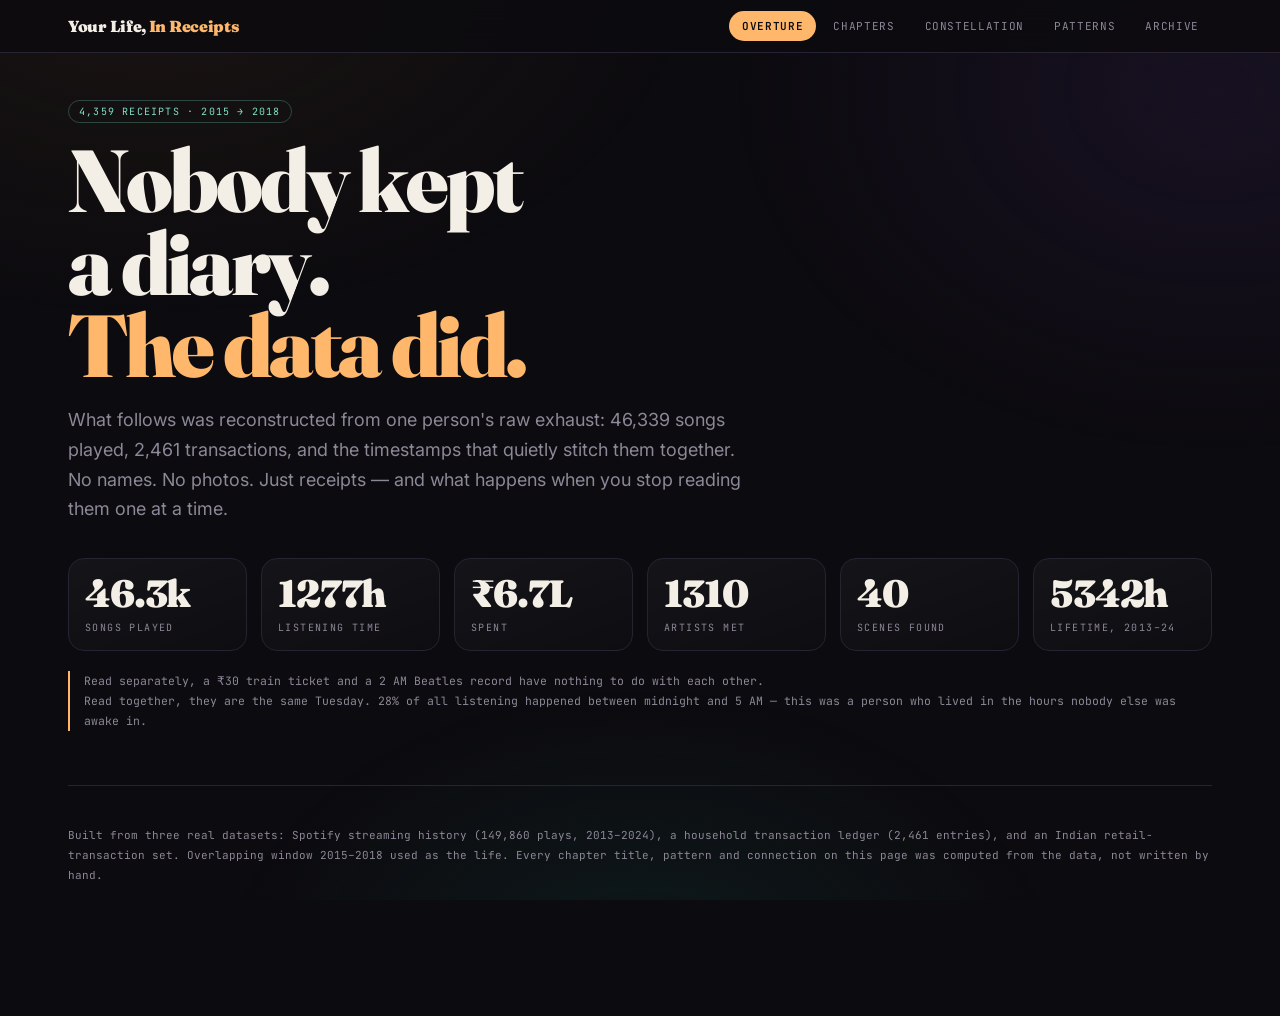
<file: index.html>
<!DOCTYPE html>
<html lang="en"><head>
<meta charset="utf-8"><meta name="viewport" content="width=device-width, initial-scale=1, viewport-fit=cover">
<title>Your Life, In Receipts</title>
<link rel="preconnect" href="https://fonts.googleapis.com"><link rel="preconnect" href="https://fonts.gstatic.com" crossorigin>
<link href="https://fonts.googleapis.com/css2?family=Fraunces:opsz,wght@9..144,400;9..144,600;9..144,900&family=JetBrains+Mono:wght@400;600&family=Inter:wght@400;500;700&display=swap" rel="stylesheet">
<link rel="stylesheet" href="app.css"></head><body>
<a class="skip" href="#v-open">Skip to content</a>
<nav><div class="nav-in">
<div class="brand">Your Life, <em>In Receipts</em></div>
<div class="tabs" id="tabs"></div>
</div></nav>
<div class="wrap">

<section id="v-open">
  <div class="pill">4,359 receipts · 2015 → 2018</div>
  <h1>Nobody kept<br>a diary.<span>The data did.</span></h1>
  <p class="lede">What follows was reconstructed from one person's raw exhaust: 46,339 songs played, 2,461 transactions, and the timestamps that quietly stitch them together. No names. No photos. Just receipts — and what happens when you stop reading them one at a time.</p>
  <div class="grid stats" id="stats"></div>
  <div class="note" id="thesis"></div>
</section>

<section id="v-chapters" class="hide">
  <p class="kicker">Act I — Who were they, and when?</p>
  <h2>Eight chapters, written by nobody</h2>
  <p class="lede">The data was split into six-month eras, then each era was read for its own signature: what was played, what was bought, what was new. Pick one.</p>
  <div class="grid chaps" id="chaps" style="margin-top:26px"></div>
  <div id="chapDetail" style="margin-top:22px"></div>
</section>

<section id="v-web" class="hide">
  <p class="kicker">Act II — What was connected?</p>
  <h2>The constellation</h2>
  <p class="lede">A day where three or more different kinds of receipt appear is rarely a coincidence — it's a scene. 40 of them were scored and ranked. Tap a day to see its moments pulled into orbit; tap any node to read it.</p>
  <div class="ctr" id="webMode"></div>
  <div class="mrow" style="margin-top:6px">
    <div class="stage">
      <svg class="web" id="svg" role="img" aria-label="Interactive constellation of one day's receipts" viewBox="0 0 520 430" preserveAspectRatio="xMidYMid meet"></svg>
      <div class="tipbox" id="tip"><div class="t1">Hover or tap a node</div><div class="t2">Nothing selected</div><div class="t3">Each ring is one receipt from that day. Lines mean they happened within hours of each other.</div></div>
    </div>
    <div class="mlist" id="moms"></div>
  </div>
</section>

<section id="v-patterns" class="hide">
  <p class="kicker">Act III — What kept happening?</p>
  <h2>The habits underneath</h2>
  <p class="lede">Individually a receipt is noise. Stacked four years deep, it becomes a personality.</p>
  <div class="two" style="margin-top:24px">
    <div class="card"><div class="kicker" style="margin-bottom:12px">A day in 24 hours</div>
      <div class="scroll-x"><div class="clock" id="clock"></div><div class="axis" id="clockAxis"></div></div>
      <p class="note" style="border:0;padding:0;margin-top:14px" id="clockNote"></p></div>
    <div class="card"><div class="kicker" style="margin-bottom:12px">Rituals — bought again and again</div><div class="rit" id="rituals"></div></div>
  </div>
  <div class="card" style="margin-top:16px"><div class="kicker" style="margin-bottom:12px">Every day, 2015–2018 · music hours vs. spending</div>
    <div class="scroll-x"><div class="heat" id="heat"></div></div>
    <div class="legend" style="margin-top:12px"><span><i style="background:#7ee0c5"></i>music</span><span><i style="background:#ffb86b"></i>money</span><span><i style="background:#c08bff"></i>both</span><span><i style="background:#ffffff14"></i>silence</span></div>
    <div class="t3" id="heatTip" style="margin-top:12px;font-size:13px;color:var(--dim);min-height:20px">Hover a square.</div></div>
  <div class="card" style="margin-top:16px"><div class="kicker" style="margin-bottom:12px">Loyalty — the artists that survived every era</div>
    <div class="rit" id="loyal"></div>
    <p class="note" id="loyalNote"></p></div>
</section>

<section id="v-archive" class="hide">
  <p class="kicker">The archive</p>
  <h2>Search the whole life</h2>
  <input class="q" id="q" type="search" aria-label="Search every receipt" placeholder="try: beatles · milk · train · 2 AM · medicine · salary">
  <div class="ctr" id="types"></div>
  <div id="qStat" class="t3" style="color:var(--dim);font-family:var(--f-m);font-size:11.5px"></div>
  <div class="rlist" id="rlist"></div>
  <div style="text-align:center;margin-top:18px"><button class="f" id="more">Load more</button></div>
</section>

<footer>Built from three real datasets: Spotify streaming history (149,860 plays, 2013–2024), a household transaction ledger (2,461 entries), and an Indian retail-transaction set. Overlapping window 2015–2018 used as the life. Every chapter title, pattern and connection on this page was computed from the data, not written by hand.</footer>
</div>
<script src="receipts.js"></script>
<script src="app.js"></script></body></html>
</file>
<file: app.css>
:root{--bg:#0c0b0f;--bg2:#141219;--ink:#f4efe6;--dim:#8d8797;--line:#272332;--acc:#ffb86b;--acc2:#7ee0c5;--acc3:#c08bff;--red:#ff7a7a;
box-sizing:border-box;padding-top:env(safe-area-inset-top,0px);padding-bottom:env(safe-area-inset-bottom,0px);
--f-d:"Fraunces",Georgia,serif;--f-m:"JetBrains Mono",ui-monospace,monospace;--f-s:"Inter",system-ui,sans-serif}
:root:not([data-theme="light"]){}
@media(prefers-color-scheme:light){:root:not([data-theme="light"]){}}
*{box-sizing:border-box}
html{scroll-padding-top:calc(64px + env(safe-area-inset-top,0px));scroll-behavior:smooth}
body{margin:0;background:var(--bg);color:var(--ink);font-family:var(--f-s);-webkit-font-smoothing:antialiased;overflow-x:hidden}
body::before{content:"";position:fixed;inset:0;pointer-events:none;z-index:0;
background:radial-gradient(900px 600px at 12% -5%,#3a2a1a55,transparent 60%),radial-gradient(800px 600px at 95% 10%,#2a1a3f66,transparent 60%),radial-gradient(700px 500px at 50% 110%,#12333066,transparent 60%)}
.wrap{position:relative;z-index:1;max-width:1180px;margin:0 auto;padding:0 18px 90px}
nav{position:sticky;top:0;z-index:50;backdrop-filter:blur(14px);background:#0c0b0fd9;border-bottom:1px solid var(--line);padding-top:env(safe-area-inset-top,0px)}
.nav-in{max-width:1180px;margin:0 auto;display:flex;align-items:center;gap:14px;padding:11px 18px}
.brand{font-family:var(--f-d);font-weight:900;font-size:16px;letter-spacing:-.3px;white-space:nowrap}
.brand em{color:var(--acc);font-style:normal}
.tabs{display:flex;gap:4px;overflow-x:auto;scrollbar-width:none;margin-left:auto}
.tabs::-webkit-scrollbar{display:none}
.tab{font-family:var(--f-m);font-size:11px;letter-spacing:.06em;text-transform:uppercase;color:var(--dim);background:none;border:1px solid transparent;border-radius:999px;padding:7px 12px;cursor:pointer;white-space:nowrap;transition:.18s}
.tab:hover{color:var(--ink);background:#ffffff0d}
.tab.on{color:#0c0b0f;background:var(--acc);font-weight:600}
h1{font-family:var(--f-d);font-weight:900;font-size:clamp(38px,8.2vw,88px);line-height:.94;letter-spacing:-.035em;margin:0 0 18px}
h1 span{display:block;color:var(--acc)}
h2{font-family:var(--f-d);font-weight:600;font-size:clamp(24px,4vw,38px);letter-spacing:-.02em;margin:0 0 6px}
.kicker{font-family:var(--f-m);font-size:11px;letter-spacing:.22em;text-transform:uppercase;color:var(--acc2);margin:0 0 14px}
.lede{color:var(--dim);font-size:clamp(15px,2vw,18px);line-height:1.65;max-width:62ch}
section{padding:54px 0;border-top:1px solid var(--line)}
section:first-of-type{border:0;padding-top:46px}
.hide{display:none!important}
.grid{display:grid;gap:14px}
.stats{grid-template-columns:repeat(auto-fit,minmax(150px,1fr));margin-top:34px}
.stat{background:linear-gradient(160deg,#ffffff0a,#ffffff03);border:1px solid var(--line);border-radius:16px;padding:16px}
.stat b{display:block;font-family:var(--f-d);font-size:clamp(26px,4.4vw,38px);font-weight:900;letter-spacing:-.03em;line-height:1}
.stat small{font-family:var(--f-m);font-size:10px;letter-spacing:.14em;text-transform:uppercase;color:var(--dim);display:block;margin-top:8px}
.card{background:linear-gradient(165deg,#ffffff0b,#ffffff04);border:1px solid var(--line);border-radius:18px;padding:20px}
.chaps{grid-template-columns:repeat(auto-fit,minmax(300px,1fr))}
.chap{cursor:pointer;transition:.2s;position:relative;overflow:hidden}
.chap:hover{border-color:#4a4258;transform:translateY(-3px)}
.chap.on{border-color:var(--acc);box-shadow:0 0 0 1px var(--acc) inset}
.chap .era{font-family:var(--f-m);font-size:10px;letter-spacing:.18em;color:var(--acc);text-transform:uppercase}
.chap .ttl{font-family:var(--f-d);font-size:23px;font-weight:600;letter-spacing:-.02em;margin:7px 0 8px;line-height:1.15}
.chap p{color:var(--dim);font-size:13.5px;line-height:1.6;margin:0 0 14px}
.bars{display:flex;height:7px;border-radius:99px;overflow:hidden;background:#ffffff0d}
.bars i{display:block;height:100%}
.legend{display:flex;flex-wrap:wrap;gap:8px 13px;margin-top:11px;font-family:var(--f-m);font-size:10.5px;color:var(--dim)}
.legend i{width:8px;height:8px;border-radius:3px;display:inline-block;margin-right:5px;vertical-align:middle}
.mrow{display:grid;grid-template-columns:1.05fr 1fr;gap:18px;align-items:start}
@media(max-width:880px){.mrow{grid-template-columns:1fr}}
.mlist{max-height:560px;overflow:auto;padding-right:6px;display:grid;gap:9px}
.mom{text-align:left;width:100%;background:#ffffff07;border:1px solid var(--line);border-radius:14px;padding:13px 15px;cursor:pointer;color:inherit;font:inherit;transition:.16s}
.mom:hover{background:#ffffff0f;border-color:#4a4258}
.mom.on{border-color:var(--acc2);background:#7ee0c513}
.mom .d{font-family:var(--f-m);font-size:10.5px;color:var(--acc2);letter-spacing:.1em}
.mom .h{font-family:var(--f-d);font-size:16px;margin:5px 0 7px;line-height:1.25}
.chips{display:flex;flex-wrap:wrap;gap:5px}
.chip{font-family:var(--f-m);font-size:9.5px;letter-spacing:.08em;text-transform:uppercase;padding:3px 7px;border-radius:6px;background:#ffffff12;color:var(--dim)}
.stage{position:sticky;top:78px;background:radial-gradient(circle at 50% 45%,#1a1726,#0e0d13);border:1px solid var(--line);border-radius:20px;overflow:hidden;min-height:430px}
svg.web{display:block;width:100%;height:auto;touch-action:manipulation}
.node{cursor:pointer}
.node circle{transition:.2s}
.node:hover circle{stroke:#fff;stroke-width:2}
.tipbox{border-top:1px solid var(--line);padding:14px 16px;min-height:96px;background:#0c0b0f99}
.tipbox .t1{font-family:var(--f-m);font-size:10px;letter-spacing:.14em;text-transform:uppercase;color:var(--acc)}
.tipbox .t2{font-family:var(--f-d);font-size:19px;margin:5px 0 4px;line-height:1.2}
.tipbox .t3{color:var(--dim);font-size:13px;line-height:1.55}
.ctr{display:flex;flex-wrap:wrap;gap:8px;margin:18px 0}
.f{font-family:var(--f-m);font-size:11px;padding:7px 12px;border-radius:99px;border:1px solid var(--line);background:#ffffff08;color:var(--dim);cursor:pointer;transition:.15s;text-transform:uppercase;letter-spacing:.07em}
.f:hover{color:var(--ink)}
.f.on{color:#0c0b0f;font-weight:600}
input.q{width:100%;background:#ffffff08;border:1px solid var(--line);border-radius:12px;padding:14px 16px;color:var(--ink);font-family:var(--f-m);font-size:14px;outline:none}
input.q:focus{border-color:var(--acc)}
.rlist{display:grid;gap:8px;margin-top:16px}
.rec{display:grid;grid-template-columns:78px 1fr auto;gap:12px;align-items:center;background:#ffffff06;border:1px solid var(--line);border-left:3px solid var(--l,#555);border-radius:0 12px 12px 0;padding:11px 14px;cursor:pointer;transition:.14s}
.rec:hover{background:#ffffff0e;transform:translateX(3px)}
.rec .dt{font-family:var(--f-m);font-size:10.5px;color:var(--dim);line-height:1.5}
.rec .nm{font-size:14px;font-weight:500;overflow:hidden;text-overflow:ellipsis;white-space:nowrap}
.rec .sb{font-family:var(--f-m);font-size:10.5px;color:var(--dim);margin-top:3px;overflow:hidden;text-overflow:ellipsis;white-space:nowrap}
.rec .am{font-family:var(--f-m);font-size:12.5px;color:var(--acc);white-space:nowrap}
@media(max-width:620px){.rec{grid-template-columns:62px 1fr;grid-template-rows:auto auto}.rec .am{grid-column:2;text-align:left}}
.scroll-x{overflow-x:auto;scrollbar-width:thin}
.heat{display:grid;grid-auto-flow:column;grid-template-rows:repeat(7,11px);gap:3px;min-width:760px}
.heat i{width:11px;height:11px;border-radius:2.5px;background:#ffffff0a;cursor:pointer}
.clock{display:flex;align-items:flex-end;gap:3px;height:140px;min-width:520px}
.clock div{flex:1;display:flex;flex-direction:column;justify-content:flex-end;gap:2px;height:100%}
.clock b{display:block;border-radius:3px 3px 0 0}
.axis{display:flex;justify-content:space-between;font-family:var(--f-m);font-size:9.5px;color:var(--dim);margin-top:7px;min-width:520px}
.two{display:grid;grid-template-columns:1fr 1fr;gap:16px}
@media(max-width:820px){.two{grid-template-columns:1fr}}
.rit{display:grid;gap:7px}
.rit>div{display:grid;grid-template-columns:120px 1fr 42px;gap:10px;align-items:center;font-family:var(--f-m);font-size:11px;color:var(--dim)}
.rit u{display:block;height:9px;border-radius:99px;background:linear-gradient(90deg,var(--acc),var(--acc3));text-decoration:none}
.note{font-family:var(--f-m);font-size:11.5px;color:var(--dim);line-height:1.75;border-left:2px solid var(--acc);padding-left:14px;margin-top:20px}
footer{padding:40px 0;color:var(--dim);font-family:var(--f-m);font-size:11px;line-height:1.8;border-top:1px solid var(--line)}
::-webkit-scrollbar{width:8px;height:8px}::-webkit-scrollbar-thumb{background:#332f3e;border-radius:9px}
:focus-visible{outline:2px solid var(--acc);outline-offset:3px;border-radius:8px}
.skip{position:absolute;left:-9999px}.skip:focus{left:18px;top:8px;z-index:99;background:var(--acc);color:#0c0b0f;padding:8px 14px;border-radius:8px;font-family:var(--f-m);font-size:12px}
@media(max-width:880px){.stage{position:static}.mlist{max-height:420px}}
@media(prefers-reduced-motion:reduce){*{transition:none!important;animation:none!important}html{scroll-behavior:auto}}
.pill{display:inline-block;font-family:var(--f-m);font-size:10px;letter-spacing:.12em;text-transform:uppercase;color:var(--acc2);border:1px solid #7ee0c544;border-radius:99px;padding:4px 10px;margin-bottom:16px}
</file>
